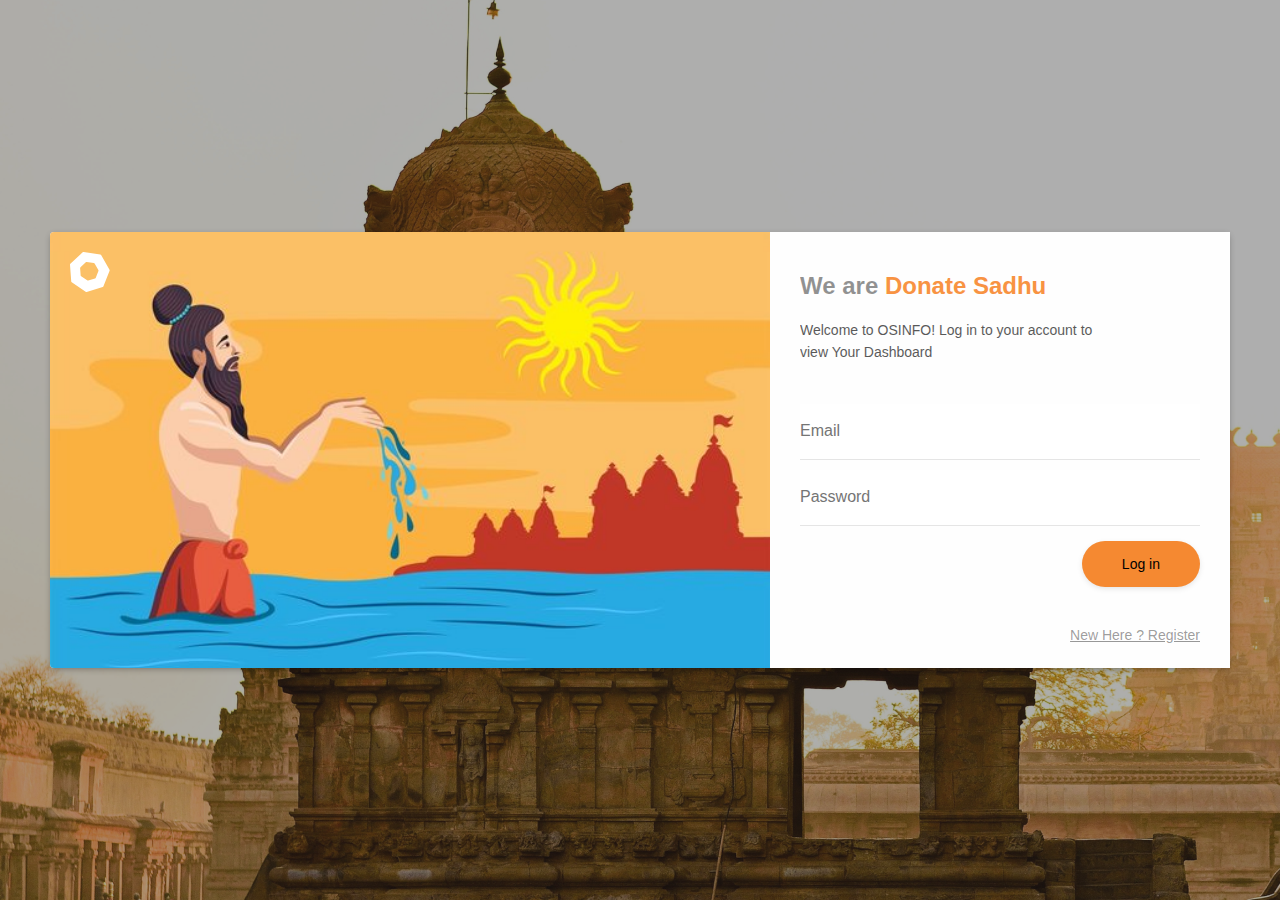
<file: index.html>
<!DOCTYPE html>
<html lang="en">
  <head>
    <meta charset="UTF-8" />
    <meta http-equiv="X-UA-Compatible" content="IE=edge" />
    <meta name="viewport" content="width=device-width, initial-scale=1.0" />
    <link rel="stylesheet" href="/css/style.css" />
    <title>Document</title>
  </head>
  <body>
    <div class="session">
      <div class="left">
        <?xml version="1.0" encoding="UTF-8"?>
        <svg
          enable-background="new 0 0 300 302.5"
          version="1.1"
          viewBox="0 0 300 302.5"
          xml:space="preserve"
          xmlns="http://www.w3.org/2000/svg"
        >
          <style type="text/css">
            .st0 {
              fill: #fff;
            }
          </style>
          <path
            class="st0"
            d="m126 302.2c-2.3 0.7-5.7 0.2-7.7-1.2l-105-71.6c-2-1.3-3.7-4.4-3.9-6.7l-9.4-126.7c-0.2-2.4 1.1-5.6 2.8-7.2l93.2-86.4c1.7-1.6 5.1-2.6 7.4-2.3l125.6 18.9c2.3 0.4 5.2 2.3 6.4 4.4l63.5 110.1c1.2 2 1.4 5.5 0.6 7.7l-46.4 118.3c-0.9 2.2-3.4 4.6-5.7 5.3l-121.4 37.4zm63.4-102.7c2.3-0.7 4.8-3.1 5.7-5.3l19.9-50.8c0.9-2.2 0.6-5.7-0.6-7.7l-27.3-47.3c-1.2-2-4.1-4-6.4-4.4l-53.9-8c-2.3-0.4-5.7 0.7-7.4 2.3l-40 37.1c-1.7 1.6-3 4.9-2.8 7.2l4.1 54.4c0.2 2.4 1.9 5.4 3.9 6.7l45.1 30.8c2 1.3 5.4 1.9 7.7 1.2l52-16.2z"
          />
        </svg>
      </div>
      <form action="" class="log-in" autocomplete="off">
        <h4>We are <span>Donate Sadhu</span></h4>
        <p>Welcome to OSINFO! Log in to your account to view Your Dashboard</p>
        <div class="floating-label">
          <input
            placeholder="Email"
            type="text"
            name="email"
            id="email"
            autocomplete="off"
          />
          <label for="email">Email:</label>
        </div>
        <div class="floating-label">
          <input
            placeholder="Password"
            type="password"
            name="password"
            id="password"
            autocomplete="off"
          />
          <label for="password">Password:</label>
        </div>
        <button type="submit" onClick="return false;">Log in</button>
        <a href="/register.html" class="discrete"> New Here ? Register</a>
      </form>
    </div>
  </body>
</html>
</file>
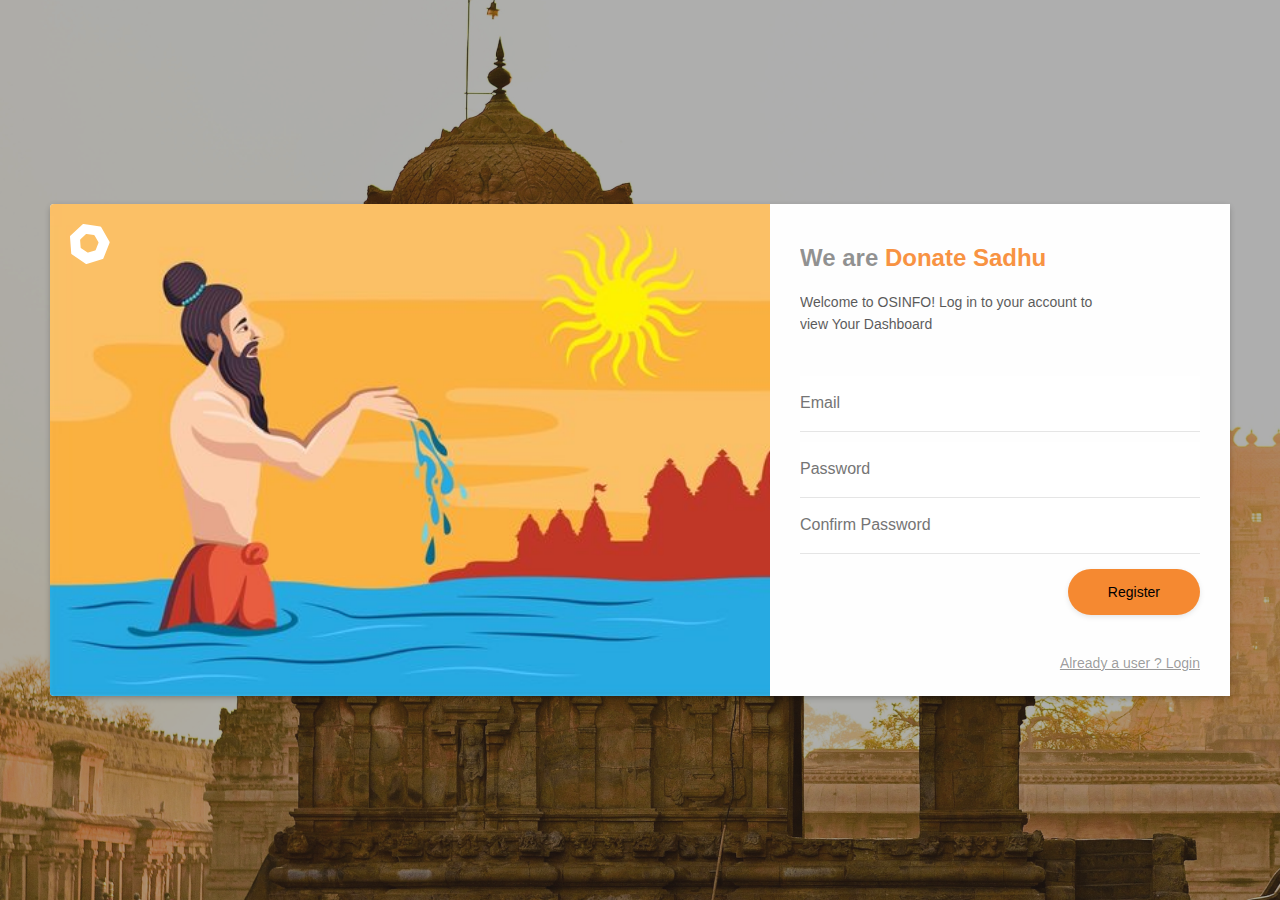
<file: register.html>
<!DOCTYPE html>
<html lang="en">
  <head>
    <meta charset="UTF-8" />
    <meta http-equiv="X-UA-Compatible" content="IE=edge" />
    <meta name="viewport" content="width=device-width, initial-scale=1.0" />
    <link rel="stylesheet" href="/css/style.css" />
    <title>Document</title>
  </head>
  <body>
    <div class="session">
      <div class="left">
        <?xml version="1.0" encoding="UTF-8"?>
        <svg
          enable-background="new 0 0 300 302.5"
          version="1.1"
          viewBox="0 0 300 302.5"
          xml:space="preserve"
          xmlns="http://www.w3.org/2000/svg"
        >
          <style type="text/css">
            .st0 {
              fill: #fff;
            }
          </style>
          <path
            class="st0"
            d="m126 302.2c-2.3 0.7-5.7 0.2-7.7-1.2l-105-71.6c-2-1.3-3.7-4.4-3.9-6.7l-9.4-126.7c-0.2-2.4 1.1-5.6 2.8-7.2l93.2-86.4c1.7-1.6 5.1-2.6 7.4-2.3l125.6 18.9c2.3 0.4 5.2 2.3 6.4 4.4l63.5 110.1c1.2 2 1.4 5.5 0.6 7.7l-46.4 118.3c-0.9 2.2-3.4 4.6-5.7 5.3l-121.4 37.4zm63.4-102.7c2.3-0.7 4.8-3.1 5.7-5.3l19.9-50.8c0.9-2.2 0.6-5.7-0.6-7.7l-27.3-47.3c-1.2-2-4.1-4-6.4-4.4l-53.9-8c-2.3-0.4-5.7 0.7-7.4 2.3l-40 37.1c-1.7 1.6-3 4.9-2.8 7.2l4.1 54.4c0.2 2.4 1.9 5.4 3.9 6.7l45.1 30.8c2 1.3 5.4 1.9 7.7 1.2l52-16.2z"
          />
        </svg>
      </div>
      <form action="" class="log-in" autocomplete="off">
        <h4>We are <span>Donate Sadhu</span></h4>
        <p>Welcome to OSINFO! Log in to your account to view Your Dashboard</p>
        <div class="floating-label">
          <input
            placeholder="Email"
            type="text"
            name="email"
            id="email"
            autocomplete="off"
          />
          <label for="email">Email:</label>
        </div>
        <div class="floating-label">
          <input
            placeholder="Password"
            type="password"
            name="password"
            id="password"
            autocomplete="off"
          />
          <label for="password">Password:</label>
          <div class="floating-lable">
            <input
              placeholder="Confirm Password"
              type="password2"
              name="password2"
              id="password2"
              autocomplete="off"
            />
            <label for="password2">Confirm Password:</label>
          </div>
        </div>
        <button type="submit" onClick="return false;">Register</button>
        <a href="/index.html" class="discrete"> Already a user ? Login</a>
      </form>
    </div>
  </body>
</html>
</file>
<file: css/style.css>
* {
  font-family: -apple-system, BlinkMacSystemFont, "San Francisco", Helvetica,
    Arial, sans-serif;
  font-weight: 300;
  margin: 0;
}

html,
body {
  height: 100vh;
  width: 100vw;
  margin: 0 0;
  display: -webkit-box;
  display: -ms-flexbox;
  display: flex;
  -webkit-box-align: start;
  -ms-flex-align: start;
  align-items: flex-start;
  -webkit-box-pack: start;
  -ms-flex-pack: start;
  justify-content: flex-start;
  background: url(/images/Group.png);
}

h4 {
  font-size: 24px;
  font-weight: 600;
  color: #000;
  opacity: 0.85;
}

label {
  font-size: 12.5px;
  color: #000;
  opacity: 0.8;
  font-weight: 400;
}

form {
  padding: 40px 30px;
  background: #fefefe;
  display: -webkit-box;
  display: -ms-flexbox;
  display: flex;
  -webkit-box-orient: vertical;
  -webkit-box-direction: normal;
  -ms-flex-direction: column;
  flex-direction: column;
  -webkit-box-align: start;
  -ms-flex-align: start;
  align-items: flex-start;
  padding-bottom: 20px;
}

form h4 {
  margin-bottom: 20px;
  color: rgba(0, 0, 0, 0.5);
}

form h4 span {
  color: #f78122;
  font-weight: 700;
}

form p {
  line-height: 155%;
  margin-bottom: 5px;
  font-size: 14px;
  color: #000;
  opacity: 0.65;
  font-weight: 400;
  max-width: 300px;
  margin-bottom: 40px;
}

a.discrete {
  color: rgba(0, 0, 0, 0.4);
  font-size: 14px;
  border-bottom: solid 1px rgba(0, 0, 0, 0);
  padding-bottom: 4px;
  margin-left: auto;
  font-weight: 300;
  -webkit-transition: all 0.3s ease;
  transition: all 0.3s ease;
  margin-top: 40px;
}

a.discrete:hover {
  border-bottom: solid 1px rgba(0, 0, 0, 0.2);
}

button {
  -webkit-appearance: none;
  width: auto;
  min-width: 100px;
  border-radius: 24px;
  text-align: center;
  padding: 15px 40px;
  margin-top: 5px;
  background-color: #f58931;
  color: rgb(0, 0, 0);
  font-size: 14px;
  margin-left: auto;
  font-weight: 500;
  -webkit-box-shadow: 0px 2px 6px -1px rgba(0, 0, 0, 0.13);
  box-shadow: 0px 2px 6px -1px rgba(0, 0, 0, 0.13);
  border: none;
  -webkit-transition: all 0.3s ease;
  transition: all 0.3s ease;
  outline: 0;
}

button:hover {
  -webkit-transform: translateY(-3px);
  transform: translateY(-3px);
  -webkit-box-shadow: 0 2px 6px -1px rgba(182, 157, 230, 0.65);
  box-shadow: 0 2px 6px -1px rgba(182, 157, 230, 0.65);
  background-color: #aa6024;
  color: #ffffff;
}

button:hover:active {
  -webkit-transform: scale(0.99);
  transform: scale(0.99);
}

input {
  font-size: 16px;
  padding: 20px 0px;
  height: 56px;
  border: none;
  border-bottom: solid 1px rgba(0, 0, 0, 0.1);
  background: #fff;
  min-width: 400px;
  -webkit-box-sizing: border-box;
  box-sizing: border-box;
  -webkit-transition: all 0.3s linear;
  transition: all 0.3s linear;
  color: #000;
  font-weight: 400;
  -webkit-appearance: none;
}

input:focus {
  border-bottom: solid 1px #b69de6;
  outline: 0;
  -webkit-box-shadow: 0 2px 6px -8px rgba(182, 157, 230, 0.45);
  box-shadow: 0 2px 6px -8px rgba(182, 157, 230, 0.45);
}

.floating-label {
  position: relative;
  margin-bottom: 10px;
}

.floating-label label {
  position: absolute;
  top: calc(50% - 7px);
  left: 0;
  opacity: 0;
  -webkit-transition: all 0.3s ease;
  transition: all 0.3s ease;
}

.floating-label input:not(:placeholder-shown) {
  padding: 28px 0px 12px 0px;
}

.floating-label input:not(:placeholder-shown) + label {
  -webkit-transform: translateY(-10px);
  transform: translateY(-10px);
  opacity: 0.7;
}

.session {
  display: -webkit-box;
  display: -ms-flexbox;
  display: flex;
  -webkit-box-orient: horizontal;
  -webkit-box-direction: normal;
  -ms-flex-direction: row;
  flex-direction: row;
  width: auto;
  height: auto;
  margin: auto auto;
  background: #ffffff;
  border-radius: 4px;
  -webkit-box-shadow: 0px 2px 6px -1px rgba(0, 0, 0, 0.3);
  box-shadow: 0px 2px 6px -1px rgba(0, 0, 0, 0.3);
  opacity: 1;
}

.left {
  width: 720px;
  height: auto;
  min-height: 100%;
  position: relative;
  background-image: url("/images/sadhu_image.jpg");
  background-size: cover;
  border-top-left-radius: 4px;
  border-bottom-left-radius: 4px;
}

.left svg {
  height: 40px;
  width: auto;
  margin: 20px;
}
/*# sourceMappingURL=style.css.map */
</file>
